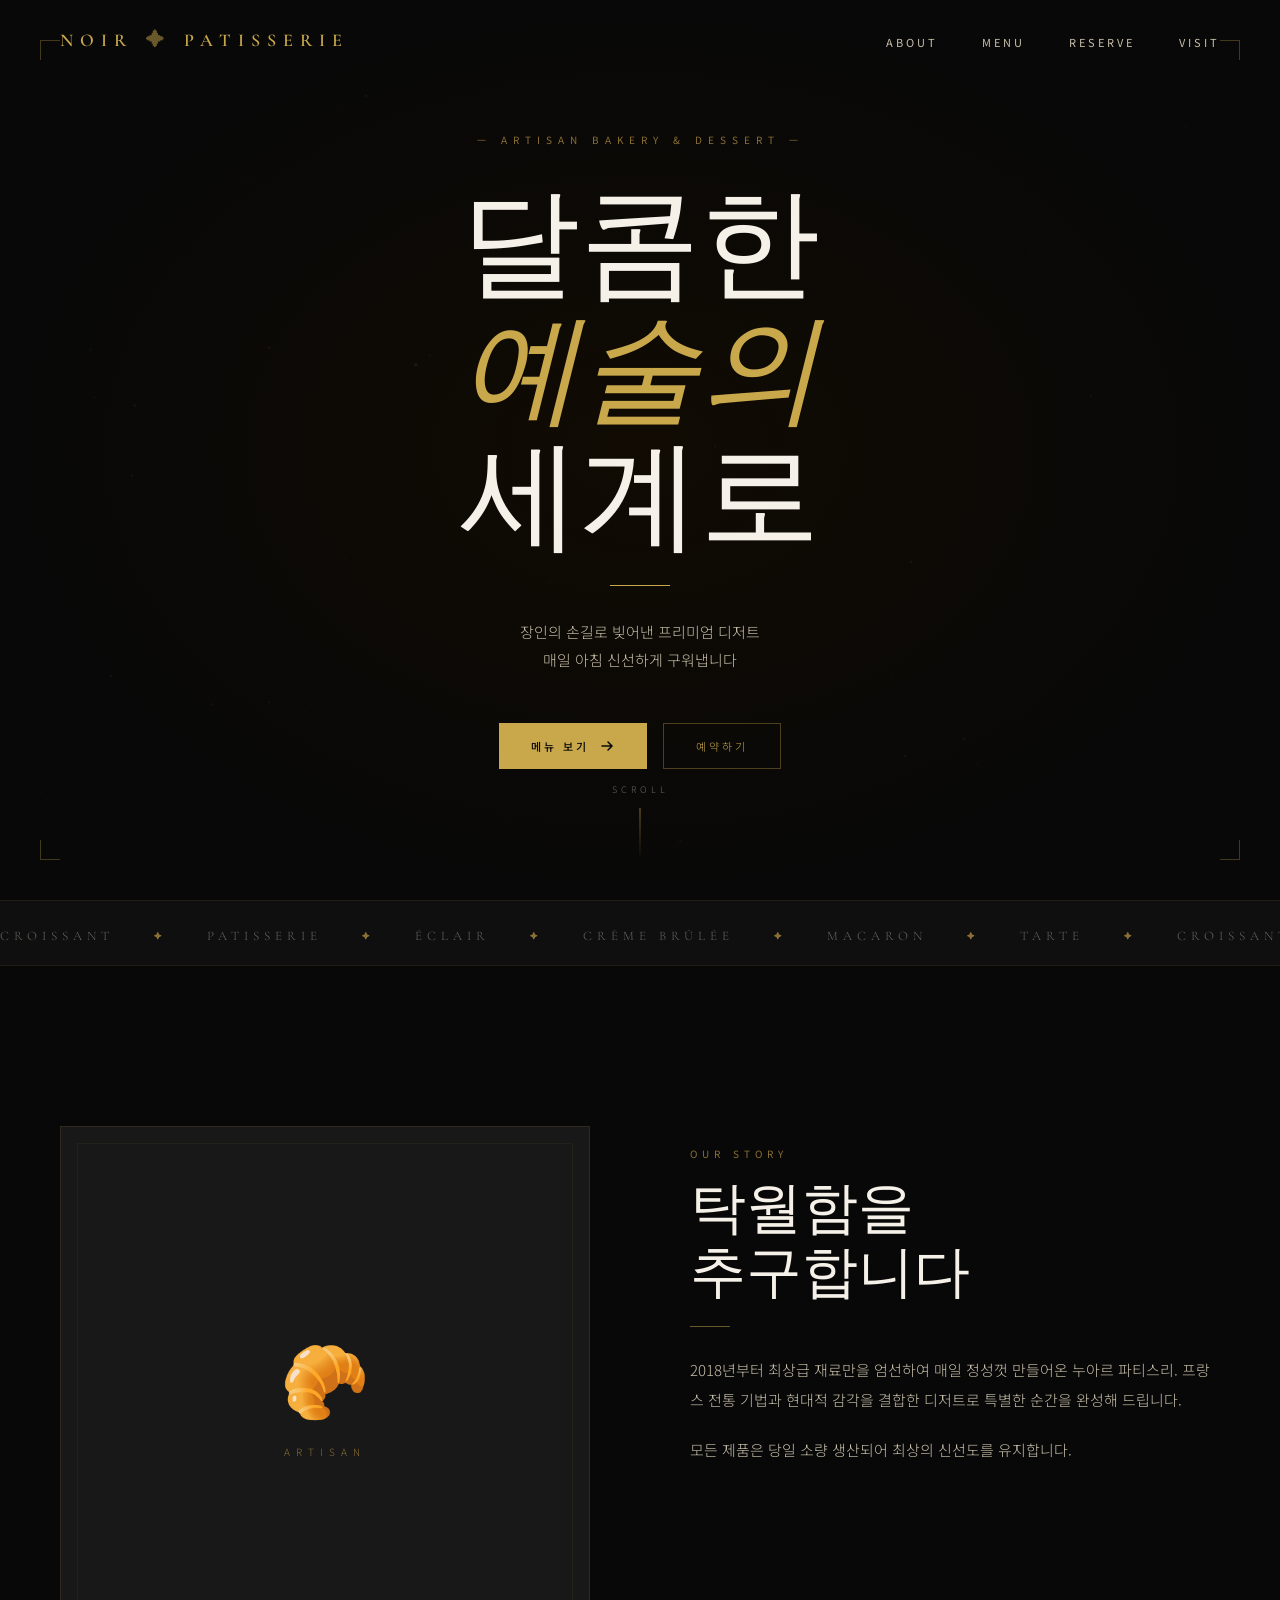
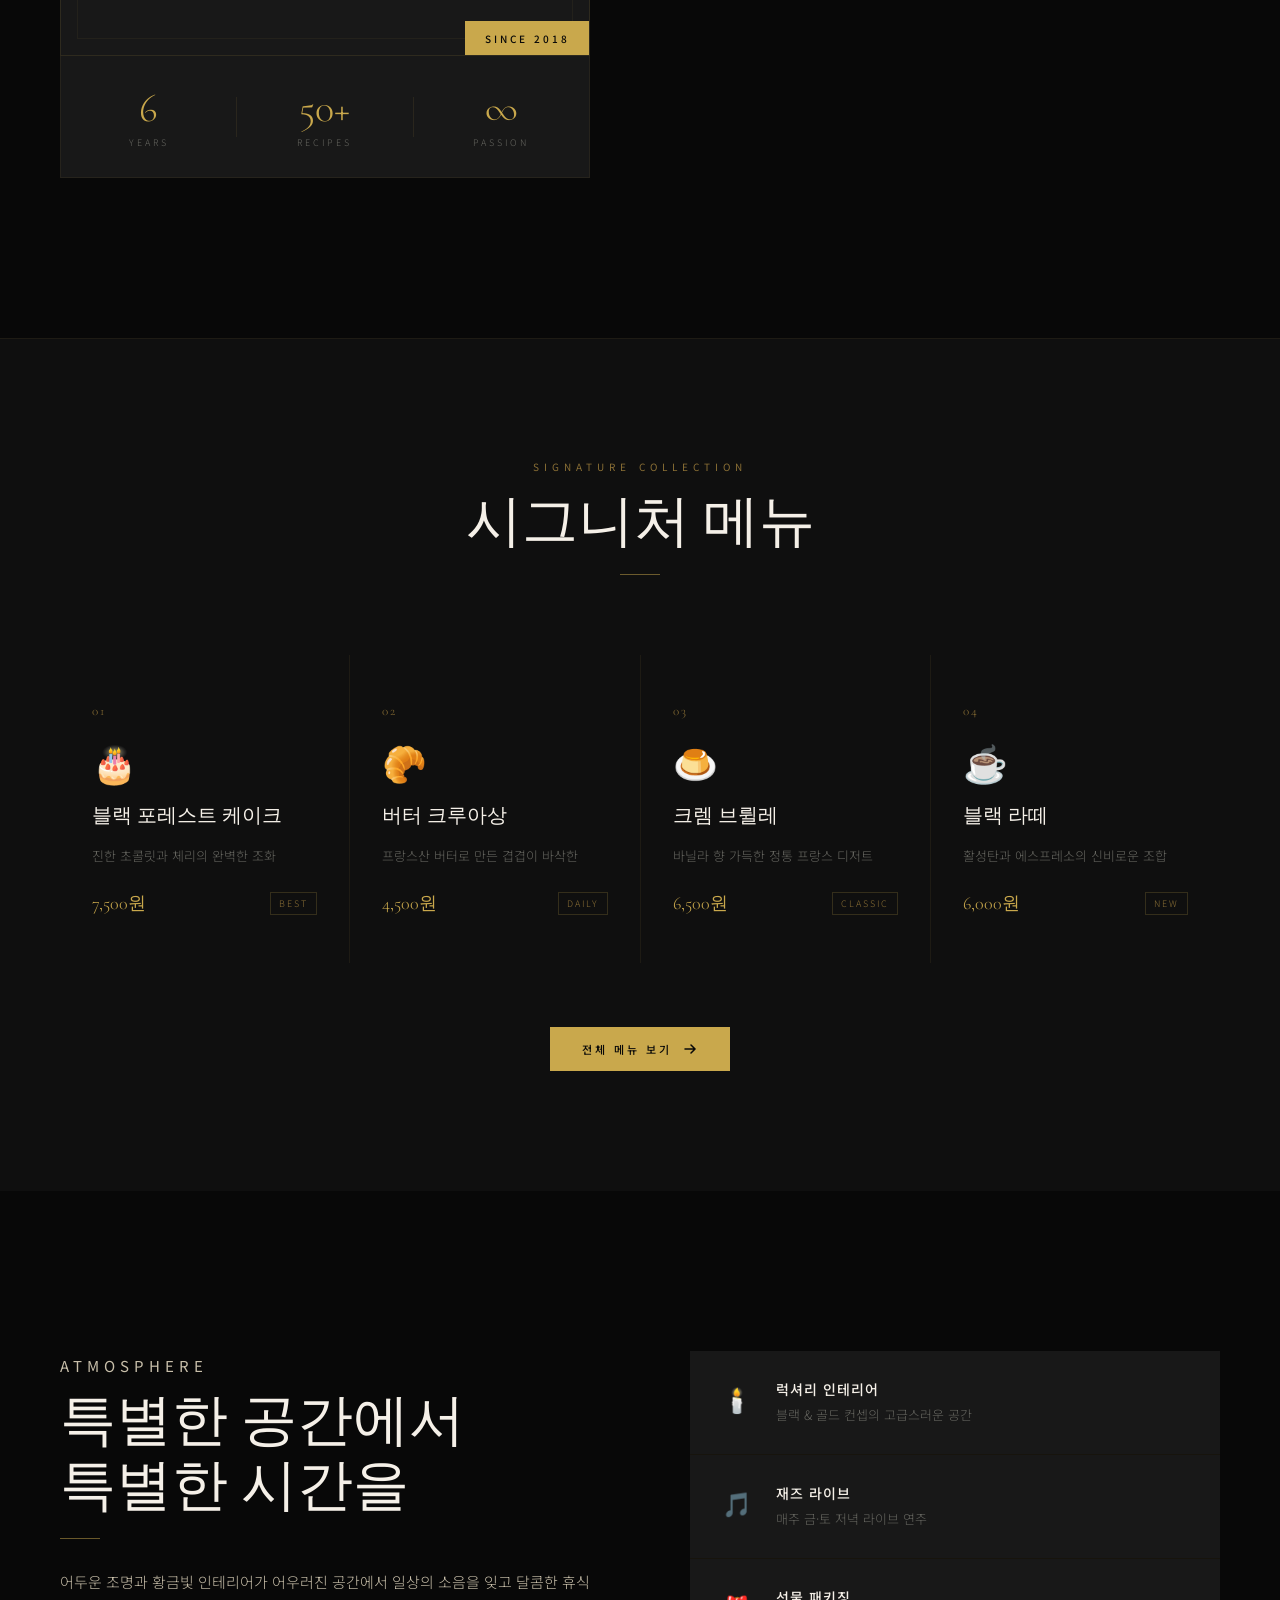
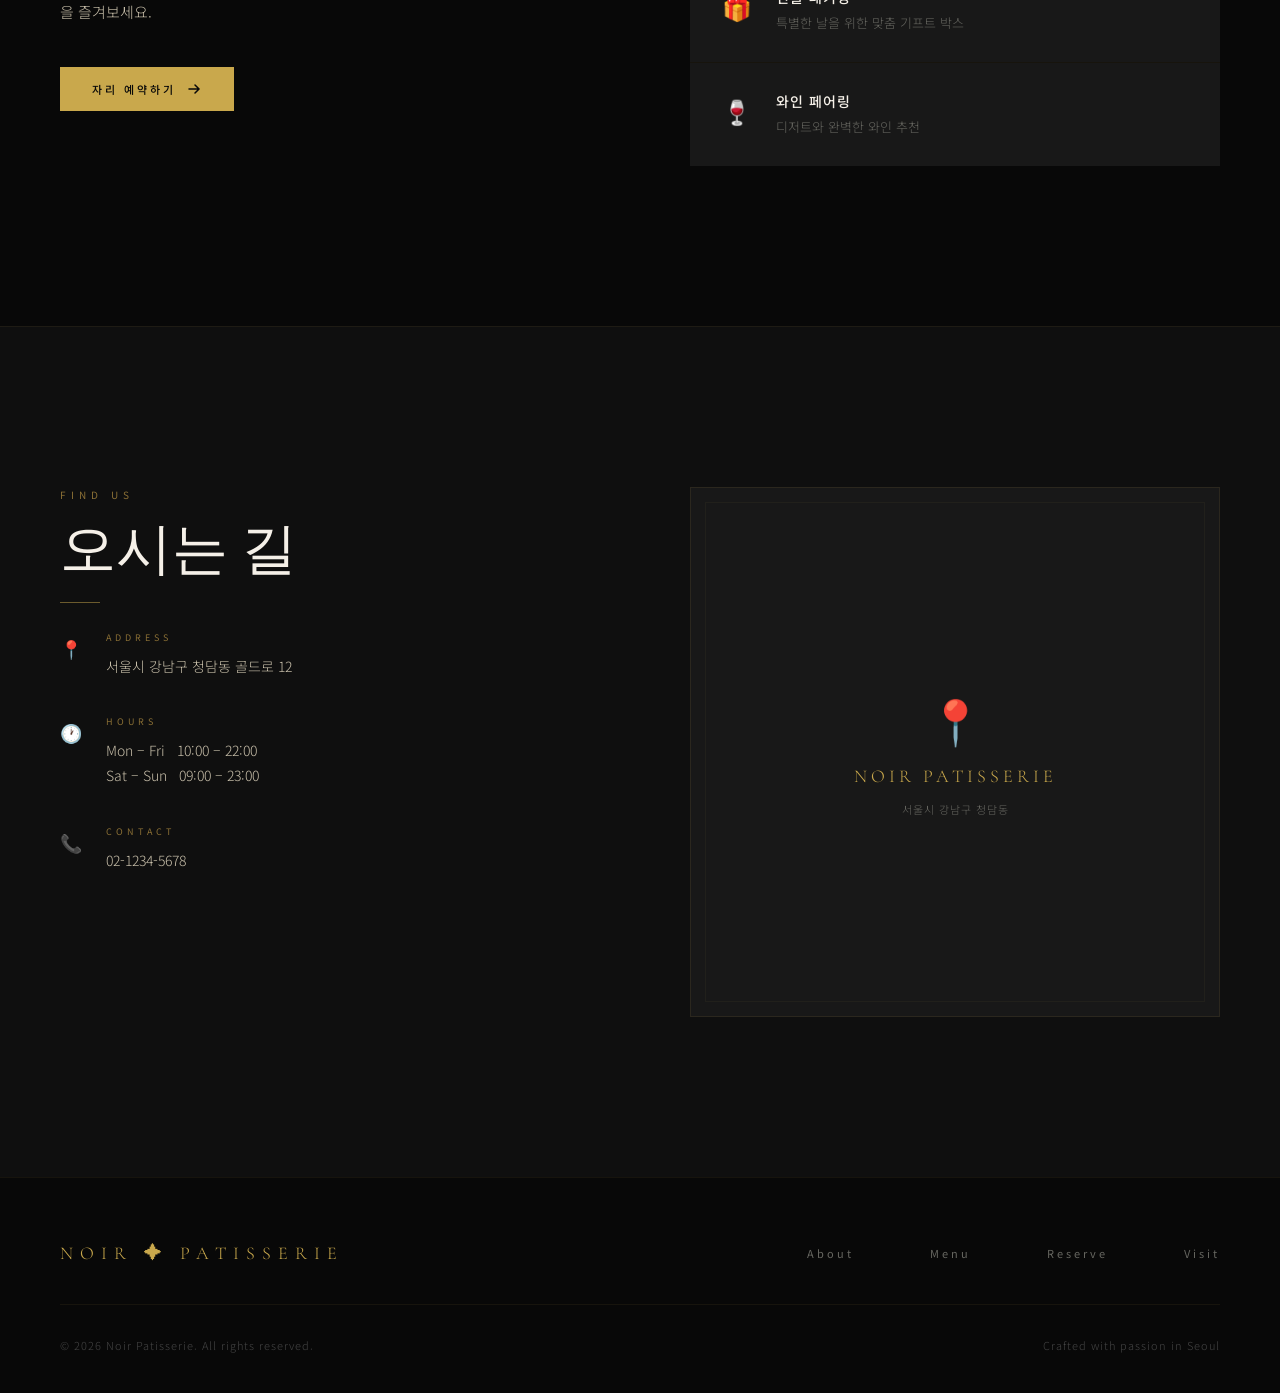
<file: index.html>
<!DOCTYPE html>
<html lang="ko">
<head>
  <meta charset="UTF-8">
  <meta name="viewport" content="width=device-width, initial-scale=1.0">
  <title>NOIR PATISSERIE</title>
  <link rel="stylesheet" href="style.css">
  <link href="https://fonts.googleapis.com/css2?family=Cormorant+Garamond:ital,wght@0,300;0,400;0,600;1,300;1,400&family=Noto+Sans+KR:wght@300;400;500&family=EB+Garamond:ital,wght@0,400;1,400&display=swap" rel="stylesheet">
</head>
<body>
  <div class="page-loader" id="loader">
    <div class="loader-logo">NOIR ✦ PATISSERIE</div>
    <div class="loader-bar"><div class="loader-fill"></div></div>
  </div>

  <header id="header">
    <div class="header-inner">
      <div class="logo">NOIR <span class="logo-divider">✦</span> PATISSERIE</div>
      <div class="hamburger" onclick="toggleMenu()" id="hamburger">
        <span></span><span></span><span></span>
      </div>
      <nav id="nav">
        <a href="#about">ABOUT</a>
        <a href="menu.html">MENU</a>
        <a href="reservation.html">RESERVE</a>
        <a href="#contact">VISIT</a>
      </nav>
    </div>
  </header>

  <div class="mobile-menu" id="mobileMenu">
    <a href="#about" onclick="toggleMenu()">ABOUT</a>
    <a href="menu.html" onclick="toggleMenu()">MENU</a>
    <a href="reservation.html" onclick="toggleMenu()">RESERVE</a>
    <a href="#contact" onclick="toggleMenu()">VISIT</a>
  </div>

  <section class="hero">
    <canvas id="particles"></canvas>
    <div class="hero-overlay"></div>
    <div class="hero-content">
      <div class="hero-tag reveal-up">— ARTISAN BAKERY & DESSERT —</div>
      <h1 class="hero-title">
        <span class="reveal-up" style="animation-delay:0.3s">달콤한</span>
        <em class="reveal-up" style="animation-delay:0.6s">예술의</em>
        <span class="reveal-up" style="animation-delay:0.9s">세계로</span>
      </h1>
      <div class="hero-line reveal-up" style="animation-delay:1.1s"></div>
      <p class="hero-desc reveal-up" style="animation-delay:1.3s">
        장인의 손길로 빚어낸 프리미엄 디저트<br>매일 아침 신선하게 구워냅니다
      </p>
      <div class="hero-btns reveal-up" style="animation-delay:1.5s">
        <a href="menu.html" class="btn-primary">
          <span>메뉴 보기</span>
          <svg width="16" height="16" viewBox="0 0 16 16" fill="none"><path d="M3 8h10M9 4l4 4-4 4" stroke="currentColor" stroke-width="1.5" stroke-linecap="round"/></svg>
        </a>
        <a href="reservation.html" class="btn-ghost">예약하기</a>
      </div>
    </div>
    <div class="hero-scroll">
      <div class="scroll-text">SCROLL</div>
      <div class="scroll-line"></div>
    </div>
    <div class="hero-corner top-left"></div>
    <div class="hero-corner top-right"></div>
    <div class="hero-corner bottom-left"></div>
    <div class="hero-corner bottom-right"></div>
  </section>

  <section class="marquee-section">
    <div class="marquee">
      <div class="marquee-track">
        <span>CROISSANT</span><span class="dot">✦</span>
        <span>PATISSERIE</span><span class="dot">✦</span>
        <span>ÉCLAIR</span><span class="dot">✦</span>
        <span>CRÈME BRÛLÉE</span><span class="dot">✦</span>
        <span>MACARON</span><span class="dot">✦</span>
        <span>TARTE</span><span class="dot">✦</span>
        <span>CROISSANT</span><span class="dot">✦</span>
        <span>PATISSERIE</span><span class="dot">✦</span>
        <span>ÉCLAIR</span><span class="dot">✦</span>
        <span>CRÈME BRÛLÉE</span><span class="dot">✦</span>
        <span>MACARON</span><span class="dot">✦</span>
        <span>TARTE</span><span class="dot">✦</span>
      </div>
    </div>
  </section>

  <section class="about" id="about">
    <div class="about-inner">
      <div class="about-visual fade-in">
        <div class="visual-frame">
          <div class="visual-content">
            <div class="visual-icon">🥐</div>
            <p class="visual-label">ARTISAN</p>
          </div>
          <div class="visual-badge">SINCE 2018</div>
        </div>
        <div class="about-numbers">
          <div class="number-item">
            <span class="number">6</span>
            <span class="number-label">YEARS</span>
          </div>
          <div class="number-divider"></div>
          <div class="number-item">
            <span class="number">50+</span>
            <span class="number-label">RECIPES</span>
          </div>
          <div class="number-divider"></div>
          <div class="number-item">
            <span class="number">∞</span>
            <span class="number-label">PASSION</span>
          </div>
        </div>
      </div>
      <div class="about-text fade-in">
        <p class="section-eyebrow">OUR STORY</p>
        <h2>탁월함을<br>추구합니다</h2>
        <div class="gold-rule"></div>
        <p class="about-desc">2018년부터 최상급 재료만을 엄선하여 매일 정성껏 만들어온 누아르 파티스리. 프랑스 전통 기법과 현대적 감각을 결합한 디저트로 특별한 순간을 완성해 드립니다.</p>
        <p class="about-desc">모든 제품은 당일 소량 생산되어 최상의 신선도를 유지합니다.</p>
      </div>
    </div>
  </section>

  <section class="signature">
    <div class="sig-header fade-in">
      <p class="section-eyebrow">SIGNATURE COLLECTION</p>
      <h2>시그니처 메뉴</h2>
      <div class="gold-rule centered"></div>
    </div>
    <div class="sig-grid">
      <div class="sig-card fade-in">
        <div class="sig-card-inner">
          <div class="sig-num">01</div>
          <div class="sig-emoji">🎂</div>
          <h3>블랙 포레스트 케이크</h3>
          <p>진한 초콜릿과 체리의 완벽한 조화</p>
          <div class="sig-footer">
            <span class="sig-price">7,500원</span>
            <span class="sig-tag">BEST</span>
          </div>
        </div>
      </div>
      <div class="sig-card fade-in">
        <div class="sig-card-inner">
          <div class="sig-num">02</div>
          <div class="sig-emoji">🥐</div>
          <h3>버터 크루아상</h3>
          <p>프랑스산 버터로 만든 겹겹이 바삭한</p>
          <div class="sig-footer">
            <span class="sig-price">4,500원</span>
            <span class="sig-tag">DAILY</span>
          </div>
        </div>
      </div>
      <div class="sig-card fade-in">
        <div class="sig-card-inner">
          <div class="sig-num">03</div>
          <div class="sig-emoji">🍮</div>
          <h3>크렘 브륄레</h3>
          <p>바닐라 향 가득한 정통 프랑스 디저트</p>
          <div class="sig-footer">
            <span class="sig-price">6,500원</span>
            <span class="sig-tag">CLASSIC</span>
          </div>
        </div>
      </div>
      <div class="sig-card fade-in">
        <div class="sig-card-inner">
          <div class="sig-num">04</div>
          <div class="sig-emoji">☕</div>
          <h3>블랙 라떼</h3>
          <p>활성탄과 에스프레소의 신비로운 조합</p>
          <div class="sig-footer">
            <span class="sig-price">6,000원</span>
            <span class="sig-tag">NEW</span>
          </div>
        </div>
      </div>
    </div>
    <div class="sig-cta fade-in">
      <a href="menu.html" class="btn-primary">
        <span>전체 메뉴 보기</span>
        <svg width="16" height="16" viewBox="0 0 16 16" fill="none"><path d="M3 8h10M9 4l4 4-4 4" stroke="currentColor" stroke-width="1.5" stroke-linecap="round"/></svg>
      </a>
    </div>
  </section>

  <section class="experience fade-in">
    <div class="exp-inner">
      <div class="exp-text">
        <p class="section-eyebrow">ATMOSPHERE</p>
        <h2>특별한 공간에서<br>특별한 시간을</h2>
        <div class="gold-rule"></div>
        <p>어두운 조명과 황금빛 인테리어가 어우러진 공간에서 일상의 소음을 잊고 달콤한 휴식을 즐겨보세요.</p>
        <a href="reservation.html" class="btn-primary" style="margin-top:32px">
          <span>자리 예약하기</span>
          <svg width="16" height="16" viewBox="0 0 16 16" fill="none"><path d="M3 8h10M9 4l4 4-4 4" stroke="currentColor" stroke-width="1.5" stroke-linecap="round"/></svg>
        </a>
      </div>
      <div class="exp-features">
        <div class="exp-card">
          <div class="exp-icon">🕯️</div>
          <div class="exp-info">
            <h4>럭셔리 인테리어</h4>
            <p>블랙 & 골드 컨셉의 고급스러운 공간</p>
          </div>
        </div>
        <div class="exp-card">
          <div class="exp-icon">🎵</div>
          <div class="exp-info">
            <h4>재즈 라이브</h4>
            <p>매주 금·토 저녁 라이브 연주</p>
          </div>
        </div>
        <div class="exp-card">
          <div class="exp-icon">🎁</div>
          <div class="exp-info">
            <h4>선물 패키징</h4>
            <p>특별한 날을 위한 맞춤 기프트 박스</p>
          </div>
        </div>
        <div class="exp-card">
          <div class="exp-icon">🍷</div>
          <div class="exp-info">
            <h4>와인 페어링</h4>
            <p>디저트와 완벽한 와인 추천</p>
          </div>
        </div>
      </div>
    </div>
  </section>

  <section class="contact" id="contact">
    <div class="contact-inner">
      <div class="contact-left fade-in">
        <p class="section-eyebrow">FIND US</p>
        <h2>오시는 길</h2>
        <div class="gold-rule"></div>
        <div class="contact-list">
          <div class="contact-item">
            <div class="contact-icon">📍</div>
            <div>
              <strong>ADDRESS</strong>
              <p>서울시 강남구 청담동 골드로 12</p>
            </div>
          </div>
          <div class="contact-item">
            <div class="contact-icon">🕐</div>
            <div>
              <strong>HOURS</strong>
              <p>Mon – Fri &nbsp; 10:00 – 22:00</p>
              <p>Sat – Sun &nbsp; 09:00 – 23:00</p>
            </div>
          </div>
          <div class="contact-item">
            <div class="contact-icon">📞</div>
            <div>
              <strong>CONTACT</strong>
              <p>02-1234-5678</p>
            </div>
          </div>
        </div>
      </div>
      <div class="contact-map fade-in">
        <div class="map-box">
          <div class="map-pin">📍</div>
          <p class="map-name">NOIR PATISSERIE</p>
          <small>서울시 강남구 청담동</small>
        </div>
      </div>
    </div>
  </section>

  <footer>
    <div class="footer-top">
      <div class="footer-logo">NOIR ✦ PATISSERIE</div>
      <nav class="footer-nav">
        <a href="#about">About</a>
        <a href="menu.html">Menu</a>
        <a href="reservation.html">Reserve</a>
        <a href="#contact">Visit</a>
      </nav>
    </div>
    <div class="footer-rule"></div>
    <div class="footer-bottom">
      <p>© 2026 Noir Patisserie. All rights reserved.</p>
      <p>Crafted with passion in Seoul</p>
    </div>
  </footer>

  <script src="script.js"></script>
  <script>
    function toggleMenu() {
      document.getElementById('mobileMenu').classList.toggle('open');
      document.getElementById('hamburger').classList.toggle('active');
    }
  </script>
</body>
</html>
</file>
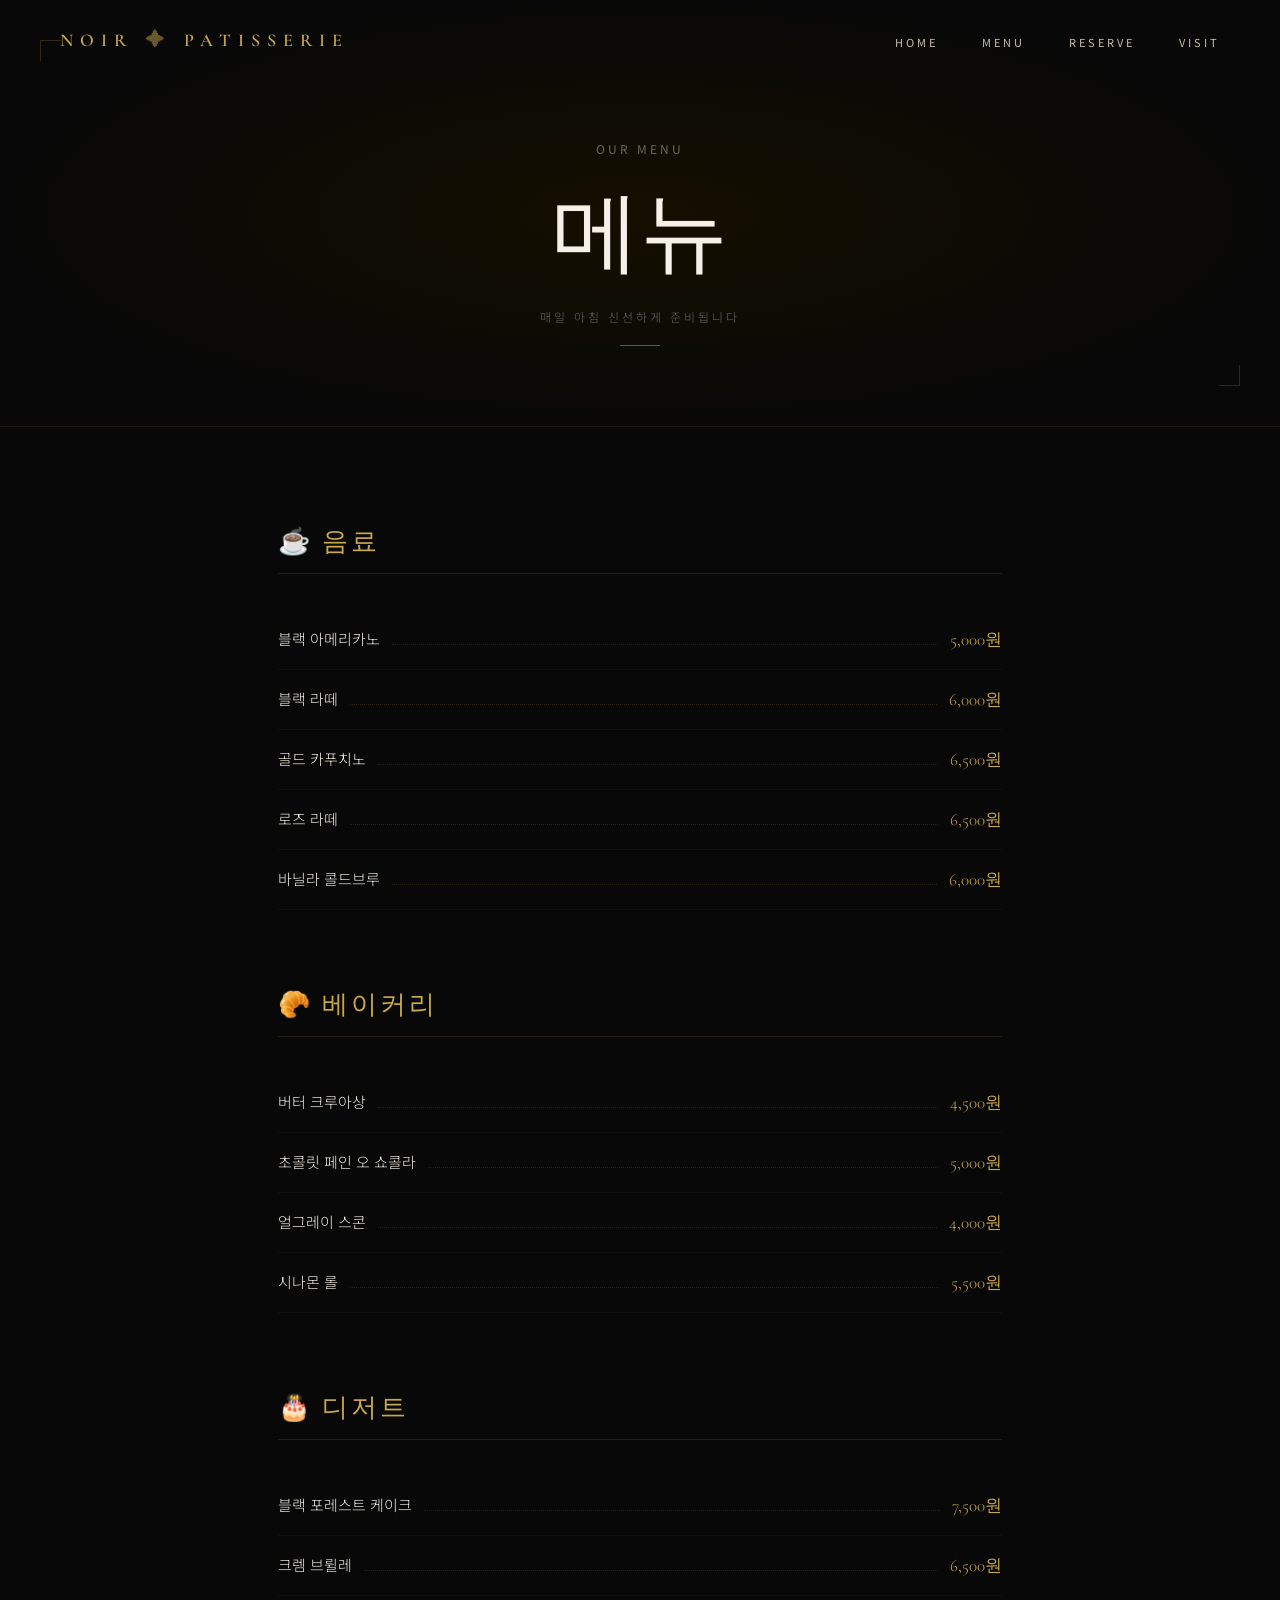
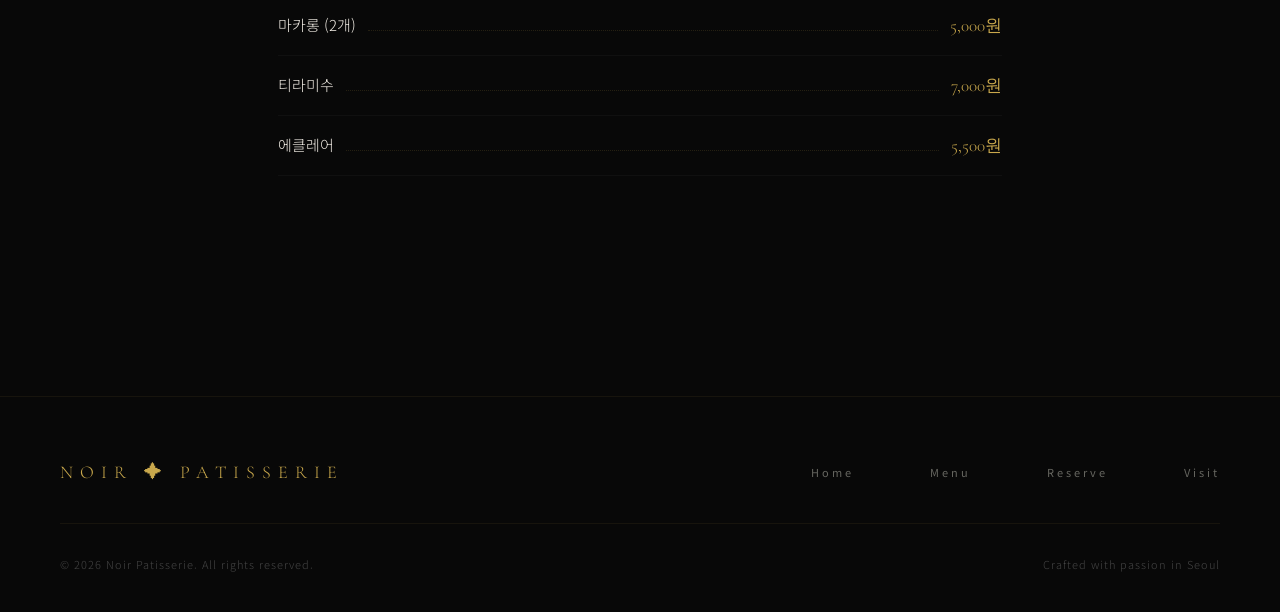
<file: menu.html>
<!DOCTYPE html>
<html lang="ko">
<head>
  <meta charset="UTF-8">
  <meta name="viewport" content="width=device-width, initial-scale=1.0">
  <title>MENU — NOIR PATISSERIE</title>
  <link rel="stylesheet" href="style.css">
  <link rel="stylesheet" href="menu.css">
  <link href="https://fonts.googleapis.com/css2?family=Cormorant+Garamond:ital,wght@0,300;0,400;0,600;1,300;1,400&family=Noto+Sans+KR:wght@300;400;500&display=swap" rel="stylesheet">
</head>
<body>
  <header id="header">
    <div class="header-inner">
      <div class="logo"><a href="index.html" style="color:inherit;text-decoration:none">NOIR <span class="logo-divider">✦</span> PATISSERIE</a></div>
      <div class="hamburger" onclick="toggleMenu()" id="hamburger"><span></span><span></span><span></span></div>
      <nav id="nav">
        <a href="index.html">HOME</a>
        <a href="menu.html">MENU</a>
        <a href="reservation.html">RESERVE</a>
        <a href="index.html#contact">VISIT</a>
      </nav>
    </div>
  </header>
  <div class="mobile-menu" id="mobileMenu">
    <a href="index.html" onclick="toggleMenu()">HOME</a>
    <a href="menu.html" onclick="toggleMenu()">MENU</a>
    <a href="reservation.html" onclick="toggleMenu()">RESERVE</a>
    <a href="index.html#contact" onclick="toggleMenu()">VISIT</a>
  </div>
  <div class="page-hero">
    <p class="section-eyebrow">OUR MENU</p>
    <h1>메뉴</h1>
    <p>매일 아침 신선하게 준비됩니다</p>
    <div class="gold-rule"></div>
  </div>
  <section class="menu-page">
    <div class="menu-category fade-in">
      <h2>☕ 음료</h2>
      <div class="menu-list">
        <div class="menu-row"><span class="menu-name">블랙 아메리카노</span><span class="menu-dots"></span><span class="menu-price">5,000원</span></div>
        <div class="menu-row"><span class="menu-name">블랙 라떼</span><span class="menu-dots"></span><span class="menu-price">6,000원</span></div>
        <div class="menu-row"><span class="menu-name">골드 카푸치노</span><span class="menu-dots"></span><span class="menu-price">6,500원</span></div>
        <div class="menu-row"><span class="menu-name">로즈 라떼</span><span class="menu-dots"></span><span class="menu-price">6,500원</span></div>
        <div class="menu-row"><span class="menu-name">바닐라 콜드브루</span><span class="menu-dots"></span><span class="menu-price">6,000원</span></div>
      </div>
    </div>
    <div class="menu-category fade-in">
      <h2>🥐 베이커리</h2>
      <div class="menu-list">
        <div class="menu-row"><span class="menu-name">버터 크루아상</span><span class="menu-dots"></span><span class="menu-price">4,500원</span></div>
        <div class="menu-row"><span class="menu-name">초콜릿 페인 오 쇼콜라</span><span class="menu-dots"></span><span class="menu-price">5,000원</span></div>
        <div class="menu-row"><span class="menu-name">얼그레이 스콘</span><span class="menu-dots"></span><span class="menu-price">4,000원</span></div>
        <div class="menu-row"><span class="menu-name">시나몬 롤</span><span class="menu-dots"></span><span class="menu-price">5,500원</span></div>
      </div>
    </div>
    <div class="menu-category fade-in">
      <h2>🎂 디저트</h2>
      <div class="menu-list">
        <div class="menu-row"><span class="menu-name">블랙 포레스트 케이크</span><span class="menu-dots"></span><span class="menu-price">7,500원</span></div>
        <div class="menu-row"><span class="menu-name">크렘 브륄레</span><span class="menu-dots"></span><span class="menu-price">6,500원</span></div>
        <div class="menu-row"><span class="menu-name">마카롱 (2개)</span><span class="menu-dots"></span><span class="menu-price">5,000원</span></div>
        <div class="menu-row"><span class="menu-name">티라미수</span><span class="menu-dots"></span><span class="menu-price">7,000원</span></div>
        <div class="menu-row"><span class="menu-name">에클레어</span><span class="menu-dots"></span><span class="menu-price">5,500원</span></div>
      </div>
    </div>
  </section>
  <footer>
    <div class="footer-top">
      <div class="footer-logo">NOIR ✦ PATISSERIE</div>
      <nav class="footer-nav">
        <a href="index.html">Home</a>
        <a href="menu.html">Menu</a>
        <a href="reservation.html">Reserve</a>
        <a href="index.html#contact">Visit</a>
      </nav>
    </div>
    <div class="footer-rule"></div>
    <div class="footer-bottom">
      <p>© 2026 Noir Patisserie. All rights reserved.</p>
      <p>Crafted with passion in Seoul</p>
    </div>
  </footer>
  <script src="script.js"></script>
  <script>
    function toggleMenu() {
      document.getElementById('mobileMenu').classList.toggle('open');
      document.getElementById('hamburger').classList.toggle('active');
    }
  </script>
</body>
</html>
</file>
<file: style.css>
:root {
  --black: #080808;
  --black2: #0f0f0f;
  --black3: #181818;
  --black4: #222222;
  --gold: #c9a84c;
  --gold-light: #e2c97e;
  --gold-dark: #8a6f35;
  --gold-pale: rgba(201,168,76,0.08);
  --white: #f5f0e8;
  --white2: #c8bfaa;
  --gray: #666660;
}

* { margin:0; padding:0; box-sizing:border-box; }
html { scroll-behavior:smooth; }
body { background:var(--black); color:var(--white); font-family:'Noto Sans KR',sans-serif; font-weight:300; overflow-x:hidden; }

.page-loader {
  position:fixed; inset:0; background:var(--black); z-index:9999;
  display:flex; flex-direction:column; align-items:center; justify-content:center; gap:32px;
  transition:opacity 0.6s ease, visibility 0.6s ease;
}
.page-loader.hidden { opacity:0; visibility:hidden; }
.loader-logo { font-family:'Cormorant Garamond',serif; font-size:22px; letter-spacing:8px; color:var(--gold); }
.loader-bar { width:200px; height:1px; background:var(--black4); overflow:hidden; }
.loader-fill { height:100%; background:var(--gold); animation:loadFill 1.2s ease forwards; }
@keyframes loadFill { from{width:0} to{width:100%} }

header {
  position:fixed; top:0; left:0; right:0; z-index:1000;
  padding:28px 60px;
  transition:all 0.5s ease;
}
header.scrolled {
  background:rgba(8,8,8,0.92);
  backdrop-filter:blur(24px);
  padding:18px 60px;
  border-bottom:1px solid rgba(201,168,76,0.12);
}
.header-inner { display:flex; justify-content:space-between; align-items:center; max-width:1280px; margin:0 auto; }
.logo { font-family:'Cormorant Garamond',serif; font-size:18px; font-weight:600; letter-spacing:7px; color:var(--gold); }
.logo-divider { opacity:0.5; margin:0 2px; }
nav a {
  color:var(--white2); text-decoration:none; font-size:11px;
  letter-spacing:3px; margin-left:40px; transition:color 0.3s; font-weight:400;
  position:relative;
}
nav a::after {
  content:''; position:absolute; bottom:-4px; left:0; right:0;
  height:1px; background:var(--gold); transform:scaleX(0); transition:transform 0.3s;
}
nav a:hover { color:var(--gold); }
nav a:hover::after { transform:scaleX(1); }
.hamburger { display:none; flex-direction:column; gap:5px; cursor:pointer; }
.hamburger span { display:block; width:24px; height:1px; background:var(--gold); transition:all 0.3s; }
.hamburger.active span:nth-child(1) { transform:translateY(6px) rotate(45deg); }
.hamburger.active span:nth-child(2) { opacity:0; }
.hamburger.active span:nth-child(3) { transform:translateY(-6px) rotate(-45deg); }

.mobile-menu {
  display:none; position:fixed; inset:0; background:var(--black);
  z-index:999; flex-direction:column; justify-content:center; align-items:center; gap:44px;
}
.mobile-menu.open { display:flex; }
.mobile-menu a { font-family:'Cormorant Garamond',serif; font-size:40px; color:var(--white); text-decoration:none; letter-spacing:6px; transition:color 0.3s; }
.mobile-menu a:hover { color:var(--gold); }

.hero {
  min-height:100vh; display:flex; align-items:center; justify-content:center;
  position:relative; overflow:hidden; text-align:center;
}
canvas#particles { position:absolute; inset:0; width:100%; height:100%; }
.hero-overlay {
  position:absolute; inset:0;
  background:radial-gradient(ellipse at center, rgba(20,12,0,0.7) 0%, rgba(8,8,8,0.9) 70%);
}
.hero-content { position:relative; z-index:2; padding:0 24px; }
.hero-tag {
  font-size:10px; letter-spacing:6px; color:var(--gold-dark);
  margin-bottom:36px; font-weight:400;
}
.hero-title {
  font-family:'Cormorant Garamond',serif;
  font-size:clamp(60px,12vw,120px);
  font-weight:300; line-height:1.05;
  margin-bottom:24px;
  display:flex; flex-direction:column; gap:0;
}
.hero-title em { font-style:italic; color:var(--gold); }
.hero-line {
  width:60px; height:1px; background:var(--gold);
  margin:0 auto 32px; opacity:0.6;
}
.hero-desc { font-size:15px; line-height:1.9; color:var(--white2); margin-bottom:48px; font-weight:300; }
.hero-btns { display:flex; gap:16px; justify-content:center; flex-wrap:wrap; }
.btn-primary {
  background:var(--gold); color:var(--black);
  padding:14px 32px; font-size:11px; letter-spacing:3px;
  font-weight:500; text-decoration:none; transition:all 0.3s;
  font-family:'Noto Sans KR',sans-serif; display:inline-flex;
  align-items:center; gap:10px; border:none; cursor:pointer;
}
.btn-primary:hover { background:var(--gold-light); transform:translateY(-2px); gap:14px; }
.btn-ghost {
  border:1px solid rgba(201,168,76,0.35); color:var(--gold);
  padding:14px 32px; font-size:11px; letter-spacing:3px;
  text-decoration:none; transition:all 0.3s;
  font-family:'Noto Sans KR',sans-serif; display:inline-flex; align-items:center;
}
.btn-ghost:hover { background:rgba(201,168,76,0.08); border-color:var(--gold); }
.hero-scroll {
  position:absolute; bottom:40px; left:50%; transform:translateX(-50%);
  display:flex; flex-direction:column; align-items:center; gap:12px;
}
.scroll-text { font-size:9px; letter-spacing:4px; color:var(--gray); }
.scroll-line { width:1px; height:52px; background:linear-gradient(to bottom, var(--gold-dark), transparent); animation:pulse 2s ease infinite; }
@keyframes pulse { 0%,100%{opacity:0.3} 50%{opacity:1} }
.hero-corner {
  position:absolute; width:20px; height:20px;
  border-color:rgba(201,168,76,0.3); border-style:solid;
}
.top-left { top:40px; left:40px; border-width:1px 0 0 1px; }
.top-right { top:40px; right:40px; border-width:1px 1px 0 0; }
.bottom-left { bottom:40px; left:40px; border-width:0 0 1px 1px; }
.bottom-right { bottom:40px; right:40px; border-width:0 1px 1px 0; }

.marquee-section { overflow:hidden; border-top:1px solid rgba(201,168,76,0.1); border-bottom:1px solid rgba(201,168,76,0.1); padding:20px 0; background:var(--black2); }
.marquee-track {
  display:inline-flex; gap:40px; align-items:center;
  animation:marquee 20s linear infinite; white-space:nowrap;
}
.marquee-track span { font-family:'Cormorant Garamond',serif; font-size:13px; letter-spacing:5px; color:var(--gray); }
.marquee-track .dot { color:var(--gold-dark); font-size:8px; }
@keyframes marquee { from{transform:translateX(0)} to{transform:translateX(-50%)} }

.section-eyebrow { font-size:10px; letter-spacing:5px; color:var(--gold-dark); margin-bottom:16px; font-weight:400; }
.gold-rule { width:40px; height:1px; background:var(--gold); opacity:0.5; margin:20px 0 28px; }
.gold-rule.centered { margin:20px auto 28px; }
h2 { font-family:'Cormorant Garamond',serif; font-size:clamp(36px,5vw,56px); font-weight:300; line-height:1.15; }

.about { padding:160px 60px; max-width:1280px; margin:0 auto; }
.about-inner { display:grid; grid-template-columns:1fr 1fr; gap:100px; align-items:start; }
.about-visual { display:flex; flex-direction:column; gap:0; }
.visual-frame {
  background:var(--black3); border:1px solid rgba(201,168,76,0.12);
  aspect-ratio:1; display:flex; align-items:center; justify-content:center;
  position:relative; overflow:hidden;
}
.visual-frame::before { content:''; position:absolute; inset:16px; border:1px solid rgba(201,168,76,0.06); }
.visual-content { text-align:center; }
.visual-icon { font-size:72px; display:block; margin-bottom:16px; }
.visual-label { font-size:10px; letter-spacing:6px; color:var(--gold-dark); }
.visual-badge {
  position:absolute; bottom:-1px; right:-1px;
  background:var(--gold); color:var(--black);
  padding:10px 20px; font-size:10px; letter-spacing:3px; font-weight:500;
}
.about-numbers {
  display:flex; align-items:center; justify-content:center;
  gap:0; background:var(--black3); border:1px solid rgba(201,168,76,0.08);
  border-top:none;
}
.number-item { flex:1; padding:28px 20px; text-align:center; }
.number { display:block; font-family:'Cormorant Garamond',serif; font-size:40px; font-weight:300; color:var(--gold); }
.number-label { font-size:9px; letter-spacing:3px; color:var(--gray); margin-top:4px; display:block; }
.number-divider { width:1px; height:40px; background:rgba(201,168,76,0.1); }
.about-text { padding-top:20px; }
.about-desc { font-size:15px; line-height:2; color:var(--white2); margin-bottom:20px; }

.signature { padding:120px 60px; background:var(--black2); border-top:1px solid rgba(201,168,76,0.08); }
.sig-header { text-align:center; margin-bottom:80px; }
.sig-grid { display:grid; grid-template-columns:repeat(4,1fr); gap:1px; max-width:1280px; margin:0 auto 64px; background:rgba(201,168,76,0.08); }
.sig-card { background:var(--black2); transition:background 0.4s; }
.sig-card:hover { background:var(--black3); }
.sig-card-inner { padding:48px 32px; display:flex; flex-direction:column; gap:16px; height:100%; }
.sig-num { font-family:'Cormorant Garamond',serif; font-size:13px; color:var(--gold-dark); letter-spacing:2px; }
.sig-emoji { font-size:36px; }
.sig-card h3 { font-family:'Cormorant Garamond',serif; font-size:20px; font-weight:400; line-height:1.3; }
.sig-card p { font-size:13px; color:var(--gray); line-height:1.7; flex:1; }
.sig-footer { display:flex; align-items:center; justify-content:space-between; margin-top:8px; }
.sig-price { font-family:'Cormorant Garamond',serif; font-size:18px; color:var(--gold); }
.sig-tag { font-size:9px; letter-spacing:2px; color:var(--gold-dark); border:1px solid rgba(201,168,76,0.2); padding:4px 8px; }
.sig-cta { text-align:center; }

.experience { padding:160px 60px; max-width:1280px; margin:0 auto; }
.exp-inner { display:grid; grid-template-columns:1fr 1fr; gap:100px; align-items:start; }
.exp-text p { font-size:15px; line-height:2; color:var(--white2); margin-bottom:8px; }
.exp-features { display:flex; flex-direction:column; gap:1px; background:rgba(201,168,76,0.08); }
.exp-card {
  background:var(--black3); padding:28px 32px;
  display:flex; gap:24px; align-items:flex-start; transition:background 0.3s;
}
.exp-card:hover { background:var(--black4); }
.exp-icon { font-size:24px; flex-shrink:0; margin-top:2px; }
.exp-info h4 { font-size:14px; font-weight:500; margin-bottom:6px; letter-spacing:1px; }
.exp-info p { font-size:13px; color:var(--gray); line-height:1.6; }

.contact { background:var(--black2); padding:160px 60px; border-top:1px solid rgba(201,168,76,0.08); }
.contact-inner { display:grid; grid-template-columns:1fr 1fr; gap:100px; max-width:1280px; margin:0 auto; align-items:start; }
.contact-list { display:flex; flex-direction:column; gap:36px; margin-top:8px; }
.contact-item { display:flex; gap:24px; align-items:flex-start; }
.contact-icon { font-size:18px; flex-shrink:0; margin-top:4px; }
.contact-item strong { display:block; font-size:9px; letter-spacing:4px; color:var(--gold-dark); margin-bottom:10px; font-weight:400; }
.contact-item p { font-size:14px; color:var(--white2); line-height:1.8; }
.map-box {
  background:var(--black3); border:1px solid rgba(201,168,76,0.1);
  aspect-ratio:1; display:flex; flex-direction:column;
  align-items:center; justify-content:center; gap:14px; position:relative;
}
.map-box::before { content:''; position:absolute; inset:14px; border:1px solid rgba(201,168,76,0.05); }
.map-pin { font-size:44px; }
.map-name { font-family:'Cormorant Garamond',serif; font-size:18px; letter-spacing:4px; color:var(--gold); }
.map-box small { font-size:11px; color:var(--gray); letter-spacing:1px; }

footer { background:var(--black); border-top:1px solid rgba(201,168,76,0.08); padding:64px 60px 40px; }
.footer-top { display:flex; justify-content:space-between; align-items:center; max-width:1280px; margin:0 auto 40px; flex-wrap:wrap; gap:24px; }
.footer-logo { font-family:'Cormorant Garamond',serif; font-size:18px; letter-spacing:7px; color:var(--gold); }
.footer-nav { display:flex; gap:36px; }
.footer-nav a { font-size:11px; letter-spacing:3px; color:var(--gray); text-decoration:none; transition:color 0.3s; }
.footer-nav a:hover { color:var(--gold); }
.footer-rule { max-width:1280px; margin:0 auto 32px; height:1px; background:rgba(201,168,76,0.08); }
.footer-bottom { max-width:1280px; margin:0 auto; display:flex; justify-content:space-between; flex-wrap:wrap; gap:12px; }
.footer-bottom p { font-size:11px; color:#444; letter-spacing:1px; }

.fade-in { opacity:0; transform:translateY(40px); transition:opacity 0.9s ease, transform 0.9s ease; }
.fade-in.visible { opacity:1; transform:translateY(0); }
.reveal-up { opacity:0; transform:translateY(24px); animation:revealUp 0.9s ease forwards; }
@keyframes revealUp { to{opacity:1;transform:translateY(0)} }

@media(max-width:1024px) { .sig-grid{grid-template-columns:repeat(2,1fr)} }
@media(max-width:768px) {
  header{padding:20px 24px} header.scrolled{padding:14px 24px}
  nav{display:none} .hamburger{display:flex}
  .hero-corner{display:none}
  .about{padding:80px 24px} .about-inner{grid-template-columns:1fr;gap:48px}
  .signature{padding:80px 24px} .sig-grid{grid-template-columns:1fr}
  .experience{padding:80px 24px} .exp-inner{grid-template-columns:1fr;gap:48px}
  .contact{padding:80px 24px} .contact-inner{grid-template-columns:1fr;gap:48px}
  footer{padding:48px 24px 32px}
  .footer-top,.footer-bottom{flex-direction:column;gap:20px}
}
</file>
<file: menu.css>
.page-hero {
  min-height:45vh; display:flex; flex-direction:column;
  align-items:center; justify-content:center; text-align:center;
  padding:140px 24px 80px;
  background:radial-gradient(ellipse at center, #150f00 0%, #080808 70%);
  border-bottom:1px solid rgba(201,168,76,0.1); position:relative;
}
.page-hero::before,.page-hero::after {
  content:''; position:absolute; width:20px; height:20px;
  border-color:rgba(201,168,76,0.2); border-style:solid;
}
.page-hero::before { top:40px; left:40px; border-width:1px 0 0 1px; }
.page-hero::after { bottom:40px; right:40px; border-width:0 1px 1px 0; }
.page-hero h1 { font-family:'Cormorant Garamond',serif; font-size:clamp(52px,9vw,88px); font-weight:300; color:#f5f0e8; margin-bottom:16px; }
.page-hero p { font-size:12px; color:#666660; letter-spacing:3px; }
.section-eyebrow { font-size:10px; letter-spacing:5px; color:#8a6f35; margin-bottom:16px; font-weight:400; }
.gold-rule { width:40px; height:1px; background:#c9a84c; opacity:0.5; margin:20px auto 0; }
.menu-page { max-width:820px; margin:0 auto; padding:100px 48px 140px; }
.menu-category { margin-bottom:80px; }
.menu-category h2 {
  font-family:'Cormorant Garamond',serif; font-size:26px; font-weight:300;
  color:#c9a84c; margin-bottom:36px; padding-bottom:16px;
  border-bottom:1px solid rgba(201,168,76,0.15); letter-spacing:3px;
}
.menu-list { display:flex; flex-direction:column; }
.menu-row {
  display:flex; align-items:baseline; gap:12px;
  padding:18px 0; border-bottom:1px solid rgba(255,255,255,0.03);
  transition:all 0.25s; cursor:default;
}
.menu-row:hover { padding-left:14px; }
.menu-name { font-size:15px; color:#f5f0e8; white-space:nowrap; }
.menu-dots { flex:1; border-bottom:1px dotted rgba(201,168,76,0.15); margin-bottom:5px; }
.menu-price { font-family:'Cormorant Garamond',serif; font-size:17px; color:#c9a84c; white-space:nowrap; }
@media(max-width:768px) { .menu-page{padding:60px 24px 80px} .page-hero::before,.page-hero::after{display:none} }
</file>
